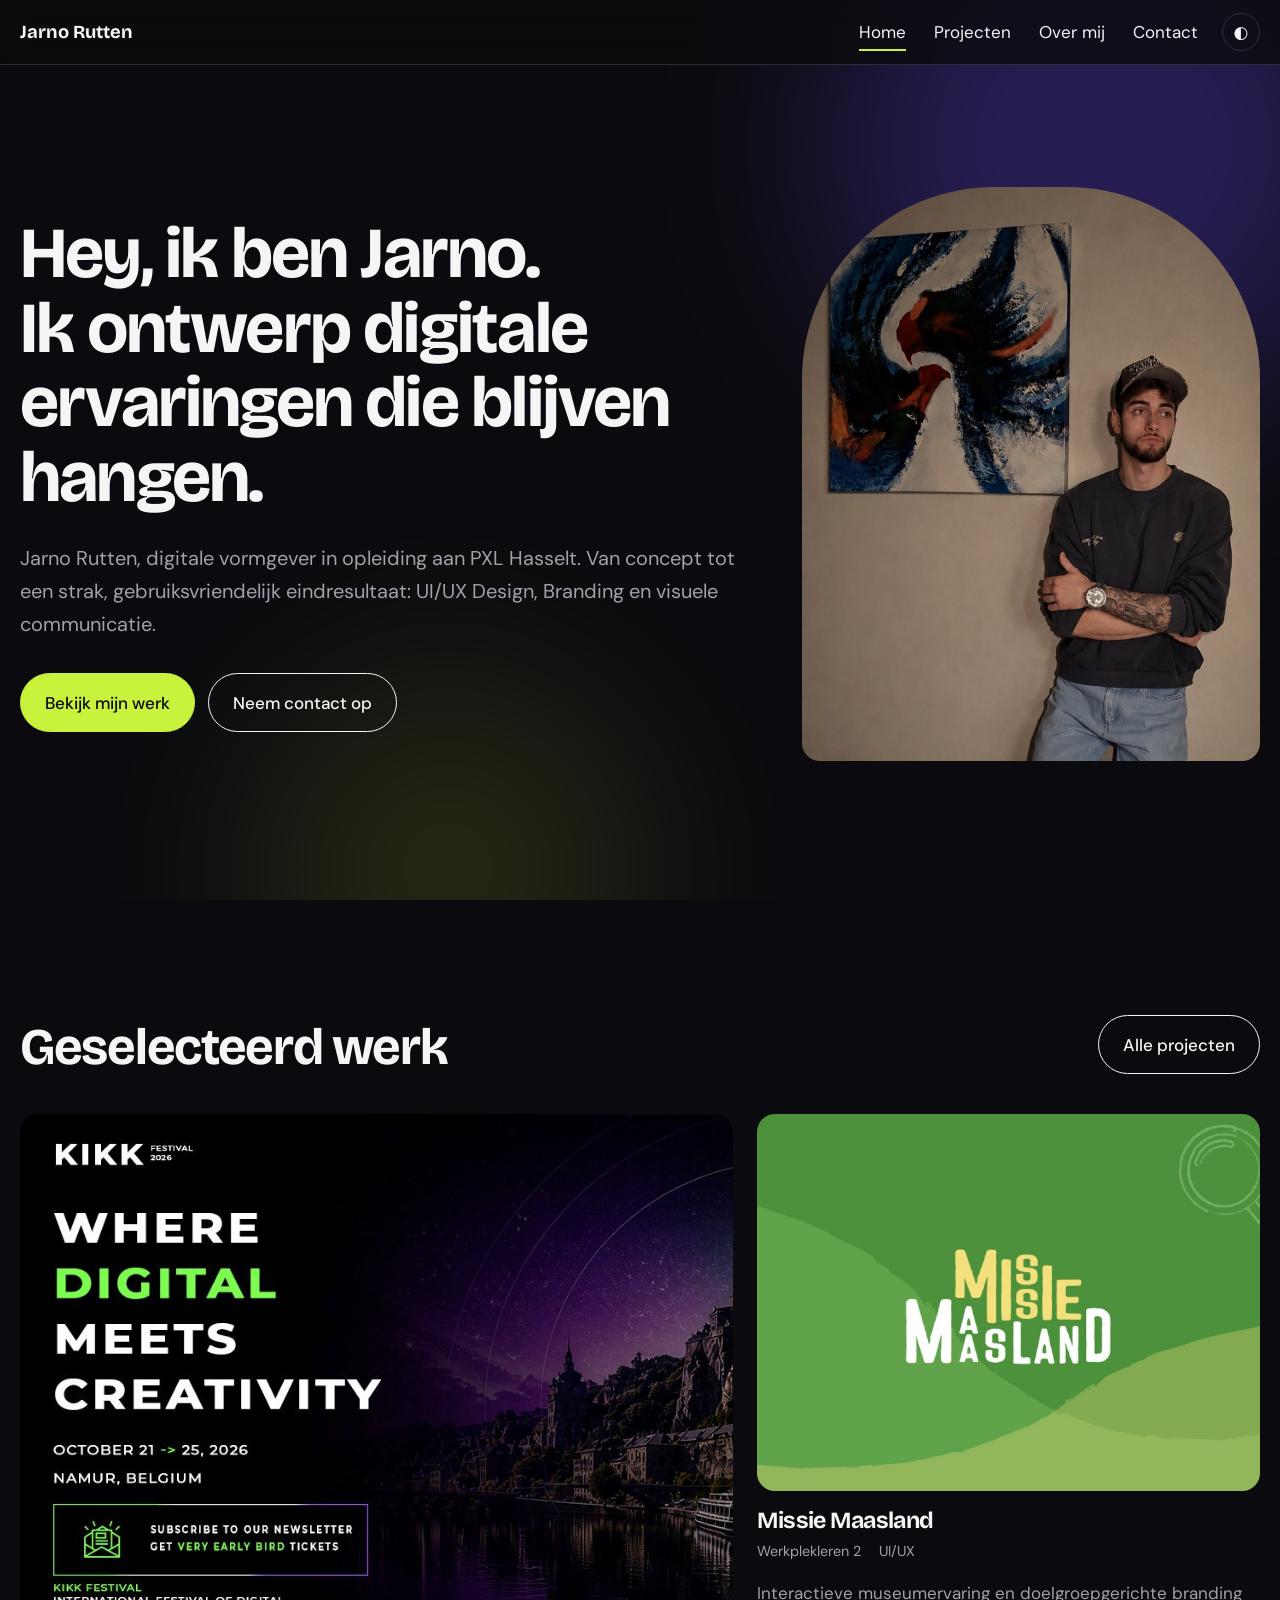
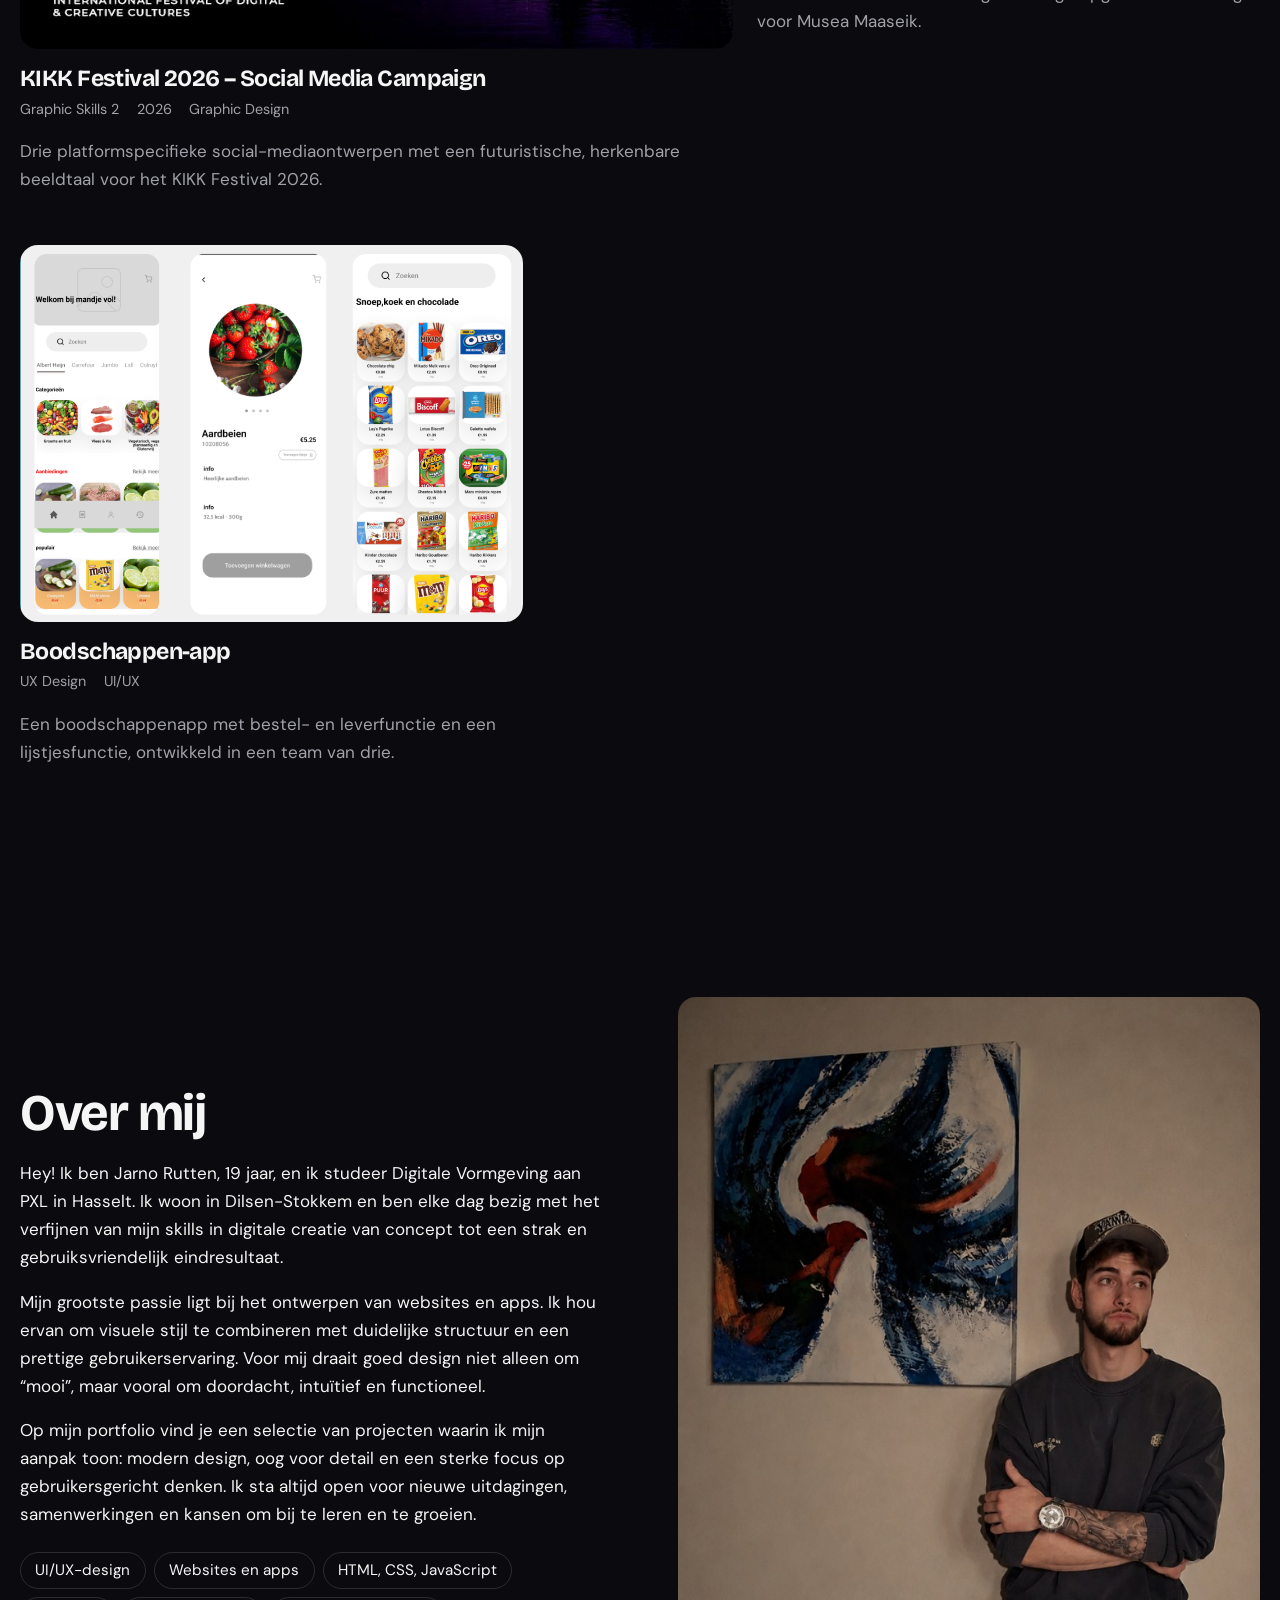
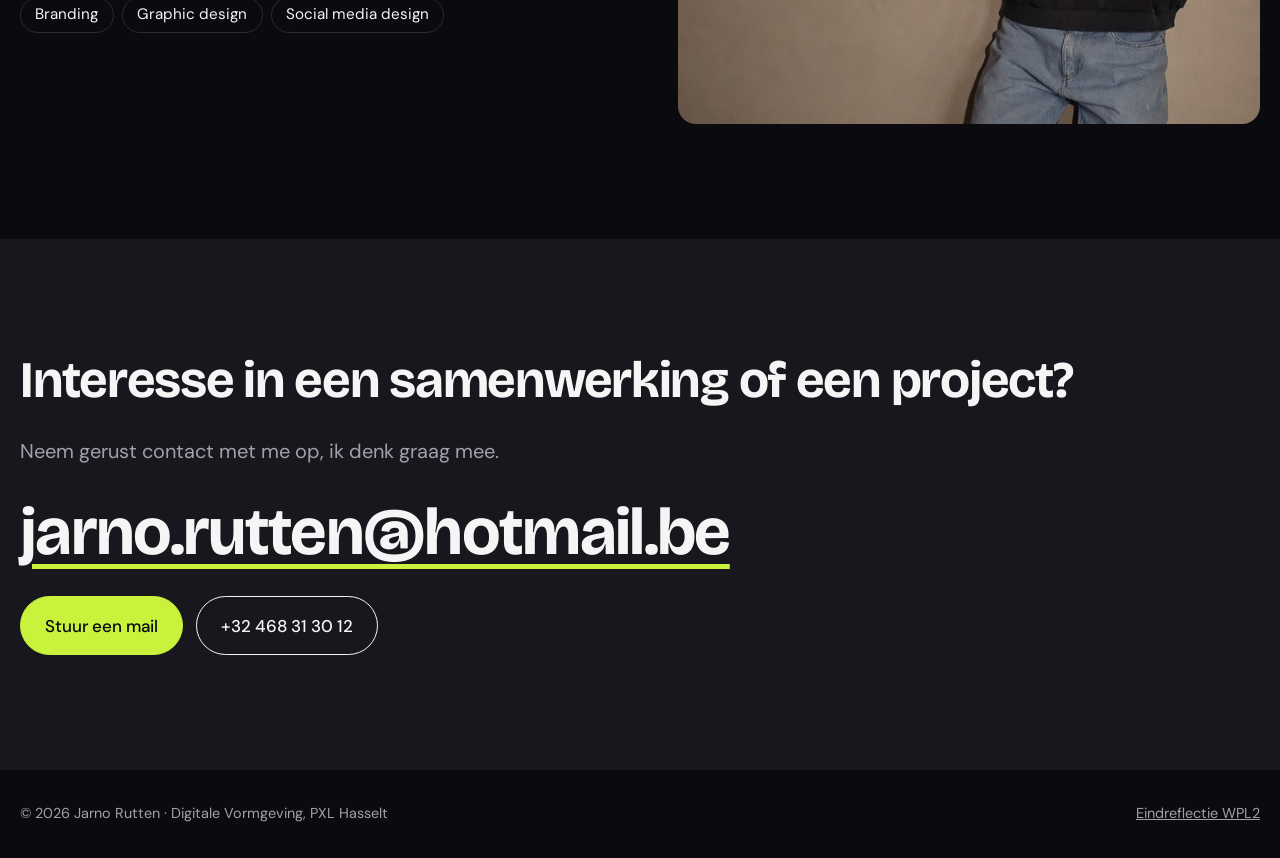
<file: index.html>
<!DOCTYPE html><html lang="nl"><head><title>Jarno Rutten | Digitale vormgever &amp; UI/UX-designer</title>
<meta name="description" content="Portfolio van Jarno Rutten, student Digitale Vormgeving aan PXL Hasselt: UI/UX, graphic design en webontwikkeling.">
<meta property="og:title" content="Jarno Rutten | Digitale vormgever"><meta property="og:description" content="Ik ontwerp digitale ervaringen die blijven hangen.">
<meta charset="utf-8"><meta name="viewport" content="width=device-width, initial-scale=1">
<meta property="og:type" content="website"><meta property="og:locale" content="nl_BE"><meta property="og:image" content="https://jarnoruttenpxl.github.io/Werkplekleren2/Images/kikk/linkedin-post.png">
<link rel="icon" href="data:image/svg+xml,%3Csvg xmlns=%27http://www.w3.org/2000/svg%27 viewBox=%270 0 100 100%27%3E%3Ctext y=%27.9em%27 font-size=%2790%27%3E%E2%9C%A6%3C/text%3E%3C/svg%3E">
<link rel="preconnect" href="https://fonts.googleapis.com"><link rel="preconnect" href="https://fonts.gstatic.com" crossorigin>
<link rel="stylesheet" href="https://fonts.googleapis.com/css2?family=Bricolage+Grotesque:opsz,wght@12..96,700&family=DM+Sans:wght@400;500&display=swap">
<link rel="stylesheet" href="css/site.css"><script>document.documentElement.classList.add("js")</script></head><body><a class="skip" href="#main">Naar de inhoud</a><header class="site" id="site-header"></header>
<main id="main">
<section class="hero"><div class="blob b1"></div><div class="blob b2"></div><div class="wrap"><div>
<h1><span>Hey, ik ben Jarno.</span><span>Ik ontwerp digitale ervaringen die blijven hangen.</span></h1>
<p class="lead">Jarno Rutten, digitale vormgever in opleiding aan PXL Hasselt. Van concept tot een strak, gebruiksvriendelijk eindresultaat: UI/UX Design, Branding en visuele communicatie.</p>
<div class="cta"><a class="btn primary" href="projecten.html">Bekijk mijn werk</a><a class="btn" href="#contact">Neem contact op</a></div></div>
<img class="portrait" src="Images/ProfielFoto.jpg" alt="Portret van Jarno Rutten" width="900" height="1600"></div></section>
<section class="sec wrap" id="werk"><div class="head"><h2>Geselecteerd werk</h2><a class="btn" href="projecten.html">Alle projecten</a></div><div class="grid" id="featured"></div></section>
<section class="sec wrap two" id="over-mij"><div><h2>Over mij</h2><p style="margin-top:1.2rem">Hey! Ik ben Jarno Rutten, 19 jaar, en ik studeer Digitale Vormgeving aan PXL in Hasselt. Ik woon in Dilsen-Stokkem en ben elke dag bezig met het verfijnen van mijn skills in digitale creatie van concept tot een strak en gebruiksvriendelijk eindresultaat.</p>
<p>Mijn grootste passie ligt bij het ontwerpen van websites en apps. Ik hou ervan om visuele stijl te combineren met duidelijke structuur en een prettige gebruikerservaring. Voor mij draait goed design niet alleen om “mooi”, maar vooral om doordacht, intuïtief en functioneel.</p>
<p>Op mijn portfolio vind je een selectie van projecten waarin ik mijn aanpak toon: modern design, oog voor detail en een sterke focus op gebruikersgericht denken. Ik sta altijd open voor nieuwe uitdagingen, samenwerkingen en kansen om bij te leren en te groeien.</p>
<ul class="skills" aria-label="Waar ik mee werk"><li>UI/UX-design</li><li>Websites en apps</li><li>HTML, CSS, JavaScript</li><li>Branding</li><li>Graphic design</li><li>Social media design</li></ul></div>
<img class="pf" src="Images/profile.jpg" alt="Portretfoto van Jarno Rutten" width="900" height="1600" loading="lazy" style="object-position:50% 20%"></section>
<section class="sec contact" id="contact"><div class="wrap"><h2>Interesse in een samenwerking of een project?</h2><p class="lead" style="margin-bottom:0">Neem gerust contact met me op, ik denk graag mee.</p>
<a class="mail" href="mailto:jarno.rutten@hotmail.be">jarno.rutten@hotmail.be</a>
<div class="cta"><a class="btn primary" href="mailto:jarno.rutten@hotmail.be">Stuur een mail</a><a class="btn" href="tel:+32468313012">+32 468 31 30 12</a></div></div></section>
</main><footer id="site-footer"></footer><script src="js/projects.js"></script><script src="js/app.js"></script></body></html>
</file>
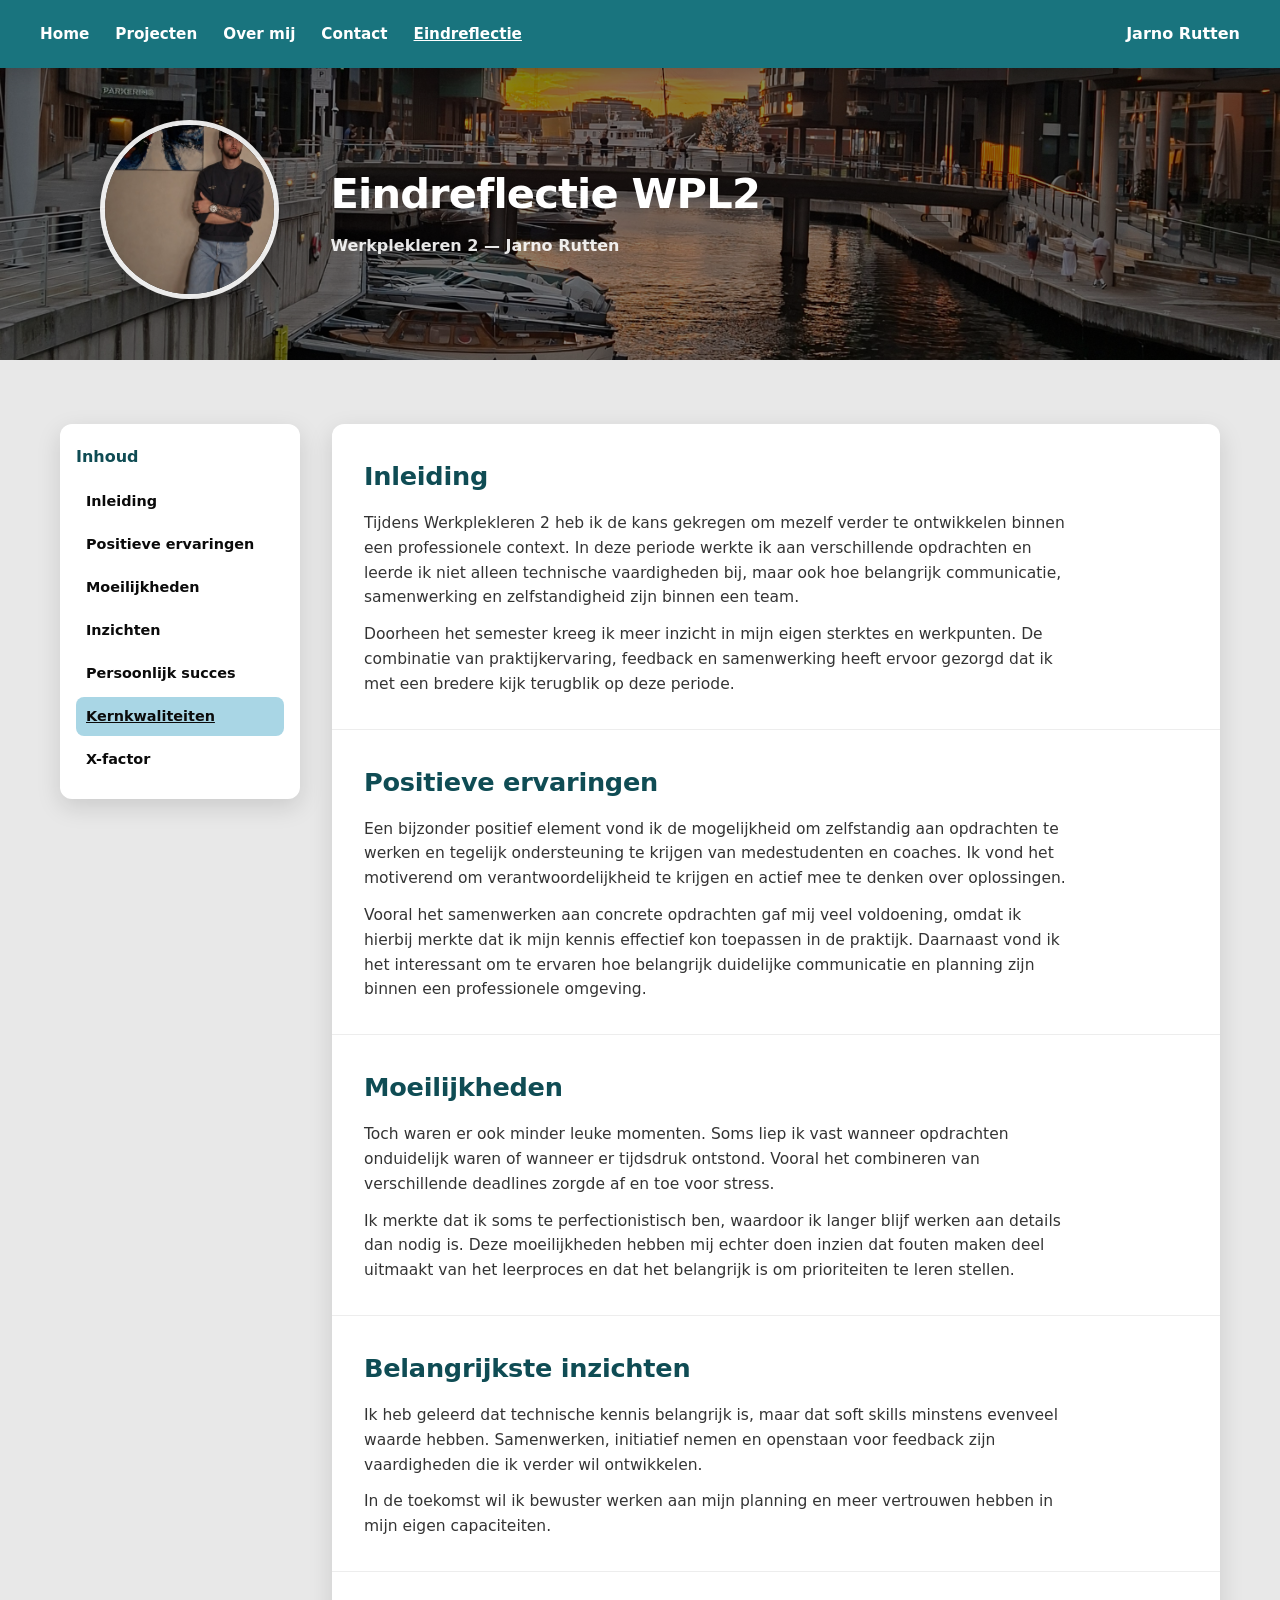
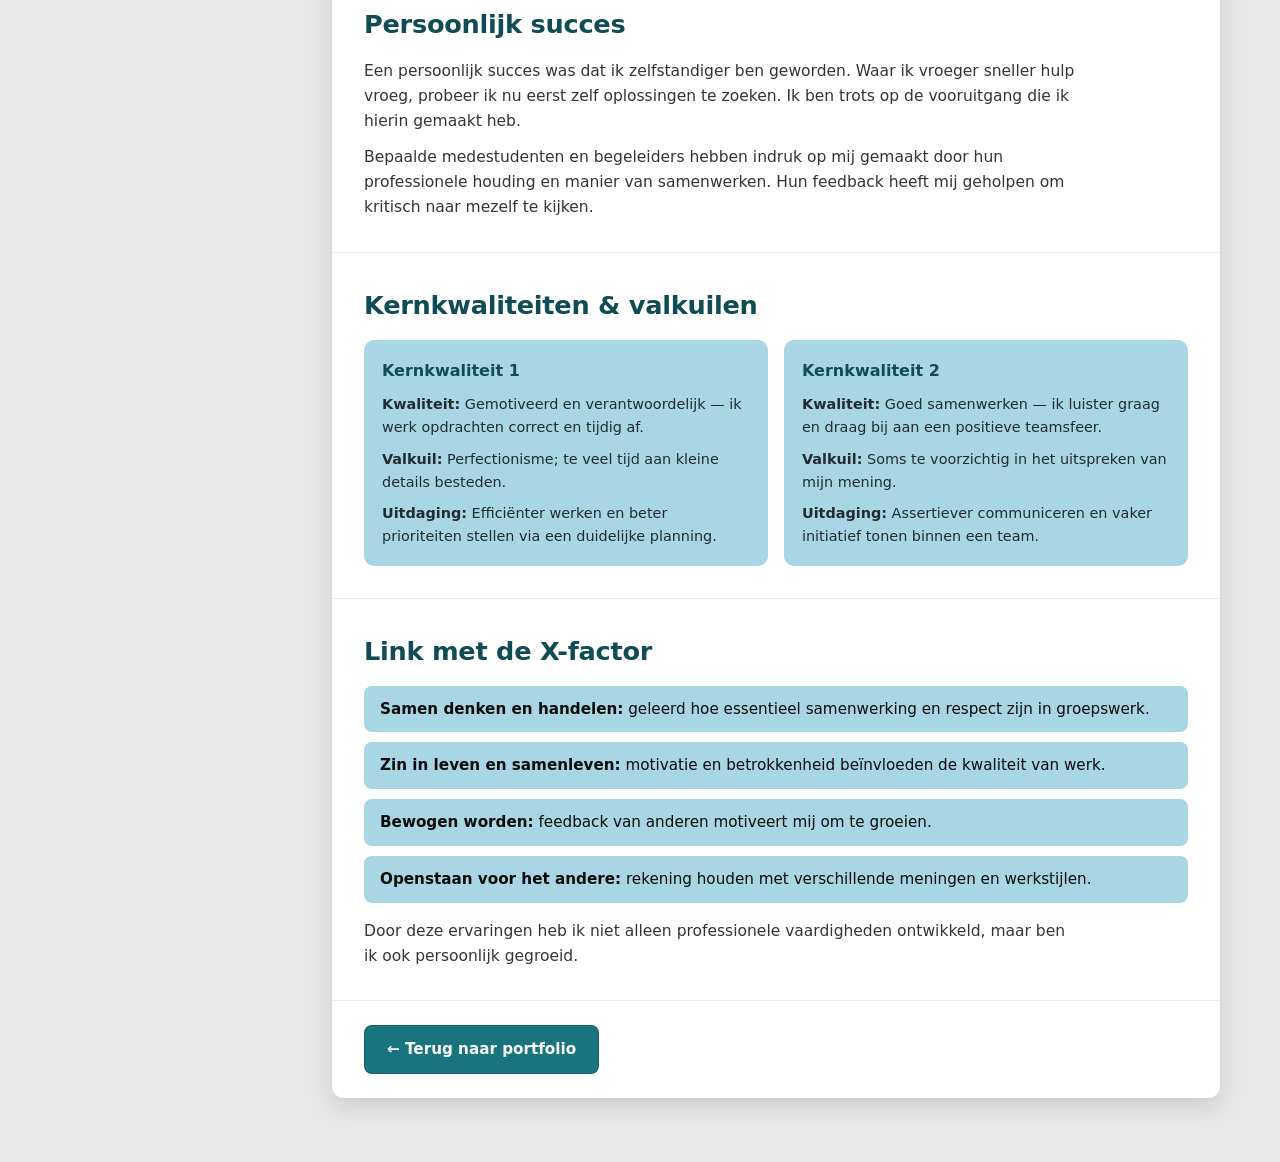
<file: eindreflectie.html>
<!DOCTYPE html>
<html lang="nl">
<head>
    <meta charset="UTF-8" />
    <meta name="viewport" content="width=device-width, initial-scale=1.0" />
    <title>Eindreflectie WPL2 — Jarno Rutten</title>
    <link rel="stylesheet" href="eindreflectie.css" />
    <script src="eindreflectie.js" defer></script>
</head>
<body>

<header class="navbar">
    <button class="nav-toggle" type="button" aria-label="Menu"
            aria-controls="primary-navigation" aria-expanded="false">☰</button>

    <nav class="nav-left" id="primary-navigation" aria-label="Hoofdmenu">
        <a href="index.html#home">Home</a>
        <a href="projecten.html">Projecten</a>
        <a href="index.html#about">Over mij</a>
        <a href="index.html#contact">Contact</a>
        <a href="#" class="is-active" aria-current="page">Eindreflectie</a>
    </nav>

    <a class="nav-brand" href="index.html">Jarno Rutten</a>
</header>

<main>

    <!-- HERO -->
    <section class="hero">
        <div class="hero__overlay"></div>
        <div class="hero__content">
            <div class="hero__profile">
                <img src="Images/ProfielFoto.jpg" alt="Profielfoto Jarno Rutten" />
            </div>
            <div class="hero__text">
                <h1>Eindreflectie WPL2</h1>
                <p>Werkplekleren 2 — Jarno Rutten</p>
            </div>
        </div>
    </section>

    <!-- INHOUD -->
    <section class="pagina">
        <div class="container">
            <div class="layout">

                <!-- Zijbalk -->
                <aside class="sidebar">
                    <h2 class="sidebar__title">Inhoud</h2>
                    <nav id="toc" aria-label="Inhoudsopgave">
                        <a href="#inleiding">Inleiding</a>
                        <a href="#positief">Positieve ervaringen</a>
                        <a href="#moeilijk">Moeilijkheden</a>
                        <a href="#inzichten">Inzichten</a>
                        <a href="#succes">Persoonlijk succes</a>
                        <a href="#kernkwaliteiten">Kernkwaliteiten</a>
                        <a href="#xfactor">X-factor</a>
                    </nav>
                </aside>

                <!-- Artikel -->
                <article class="artikel">

                    <div class="blok" id="inleiding">
                        <h2>Inleiding</h2>
                        <p>Tijdens Werkplekleren 2 heb ik de kans gekregen om mezelf verder te ontwikkelen binnen een professionele context. In deze periode werkte ik aan verschillende opdrachten en leerde ik niet alleen technische vaardigheden bij, maar ook hoe belangrijk communicatie, samenwerking en zelfstandigheid zijn binnen een team.</p>
                        <p>Doorheen het semester kreeg ik meer inzicht in mijn eigen sterktes en werkpunten. De combinatie van praktijkervaring, feedback en samenwerking heeft ervoor gezorgd dat ik met een bredere kijk terugblik op deze periode.</p>
                    </div>

                    <div class="blok" id="positief">
                        <h2>Positieve ervaringen</h2>
                        <p>Een bijzonder positief element vond ik de mogelijkheid om zelfstandig aan opdrachten te werken en tegelijk ondersteuning te krijgen van medestudenten en coaches. Ik vond het motiverend om verantwoordelijkheid te krijgen en actief mee te denken over oplossingen.</p>
                        <p>Vooral het samenwerken aan concrete opdrachten gaf mij veel voldoening, omdat ik hierbij merkte dat ik mijn kennis effectief kon toepassen in de praktijk. Daarnaast vond ik het interessant om te ervaren hoe belangrijk duidelijke communicatie en planning zijn binnen een professionele omgeving.</p>
                    </div>

                    <div class="blok" id="moeilijk">
                        <h2>Moeilijkheden</h2>
                        <p>Toch waren er ook minder leuke momenten. Soms liep ik vast wanneer opdrachten onduidelijk waren of wanneer er tijdsdruk ontstond. Vooral het combineren van verschillende deadlines zorgde af en toe voor stress.</p>
                        <p>Ik merkte dat ik soms te perfectionistisch ben, waardoor ik langer blijf werken aan details dan nodig is. Deze moeilijkheden hebben mij echter doen inzien dat fouten maken deel uitmaakt van het leerproces en dat het belangrijk is om prioriteiten te leren stellen.</p>
                    </div>

                    <div class="blok" id="inzichten">
                        <h2>Belangrijkste inzichten</h2>
                        <p>Ik heb geleerd dat technische kennis belangrijk is, maar dat soft skills minstens evenveel waarde hebben. Samenwerken, initiatief nemen en openstaan voor feedback zijn vaardigheden die ik verder wil ontwikkelen.</p>
                        <p>In de toekomst wil ik bewuster werken aan mijn planning en meer vertrouwen hebben in mijn eigen capaciteiten.</p>
                    </div>

                    <div class="blok" id="succes">
                        <h2>Persoonlijk succes</h2>
                        <p>Een persoonlijk succes was dat ik zelfstandiger ben geworden. Waar ik vroeger sneller hulp vroeg, probeer ik nu eerst zelf oplossingen te zoeken. Ik ben trots op de vooruitgang die ik hierin gemaakt heb.</p>
                        <p>Bepaalde medestudenten en begeleiders hebben indruk op mij gemaakt door hun professionele houding en manier van samenwerken. Hun feedback heeft mij geholpen om kritisch naar mezelf te kijken.</p>
                    </div>

                    <div class="blok" id="kernkwaliteiten">
                        <h2>Kernkwaliteiten &amp; valkuilen</h2>
                        <div class="kwaliteit-grid">
                            <div class="kwaliteit-card">
                                <h3>Kernkwaliteit 1</h3>
                                <p><strong>Kwaliteit:</strong> Gemotiveerd en verantwoordelijk — ik werk opdrachten correct en tijdig af.</p>
                                <p><strong>Valkuil:</strong> Perfectionisme; te veel tijd aan kleine details besteden.</p>
                                <p><strong>Uitdaging:</strong> Efficiënter werken en beter prioriteiten stellen via een duidelijke planning.</p>
                            </div>
                            <div class="kwaliteit-card">
                                <h3>Kernkwaliteit 2</h3>
                                <p><strong>Kwaliteit:</strong> Goed samenwerken — ik luister graag en draag bij aan een positieve teamsfeer.</p>
                                <p><strong>Valkuil:</strong> Soms te voorzichtig in het uitspreken van mijn mening.</p>
                                <p><strong>Uitdaging:</strong> Assertiever communiceren en vaker initiatief tonen binnen een team.</p>
                            </div>
                        </div>
                    </div>

                    <div class="blok" id="xfactor">
                        <h2>Link met de X-factor</h2>
                        <ul class="xfactor-lijst">
                            <li><strong>Samen denken en handelen:</strong> geleerd hoe essentieel samenwerking en respect zijn in groepswerk.</li>
                            <li><strong>Zin in leven en samenleven:</strong> motivatie en betrokkenheid beïnvloeden de kwaliteit van werk.</li>
                            <li><strong>Bewogen worden:</strong> feedback van anderen motiveert mij om te groeien.</li>
                            <li><strong>Openstaan voor het andere:</strong> rekening houden met verschillende meningen en werkstijlen.</li>
                        </ul>
                        <p>Door deze ervaringen heb ik niet alleen professionele vaardigheden ontwikkeld, maar ben ik ook persoonlijk gegroeid.</p>
                    </div>

                    <div class="acties">
                        <a class="btn" href="index.html#portfolio">← Terug naar portfolio</a>
                    </div>

                </article>
            </div>
        </div>
    </section>

</main>
</body>
</html>
</file>
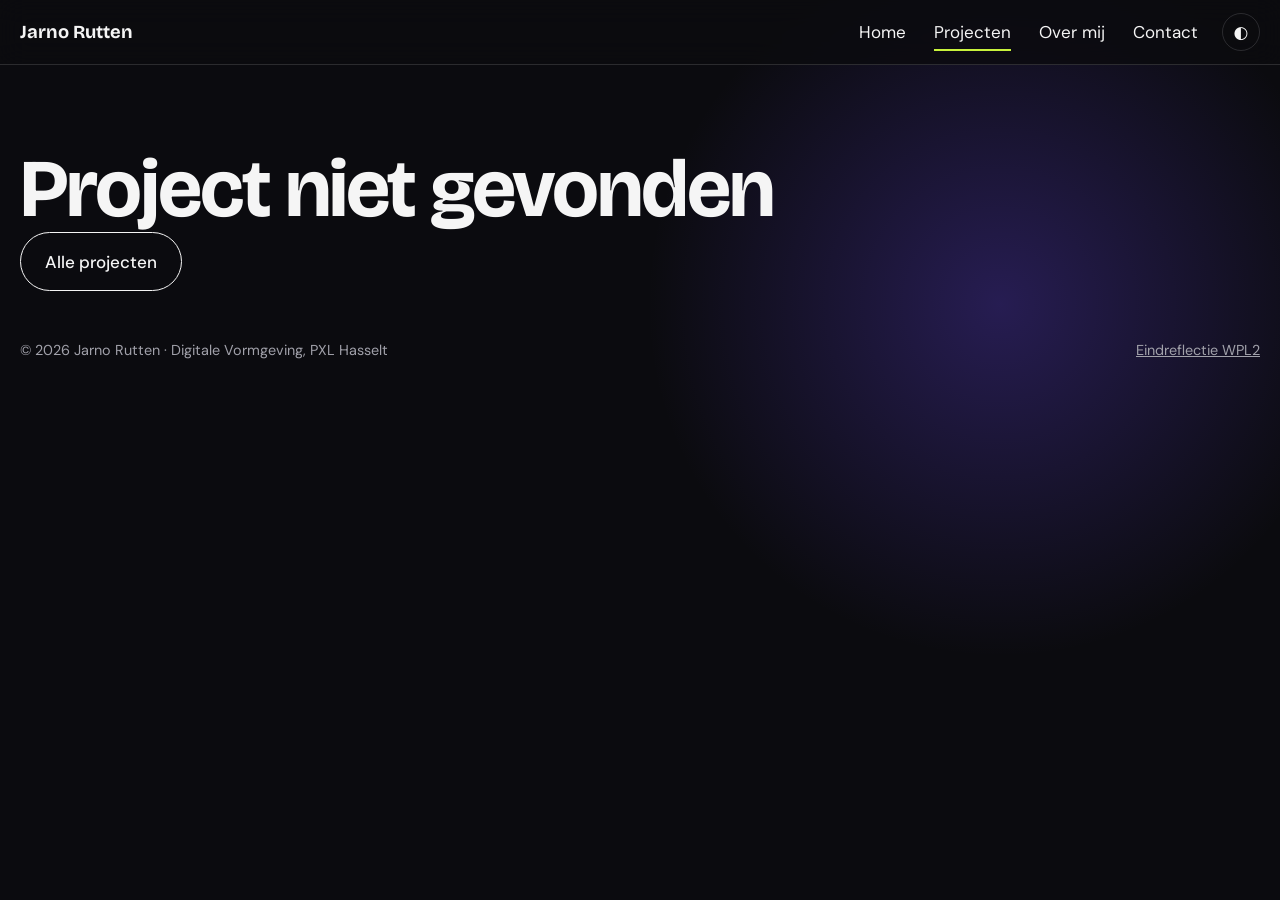
<file: project.html>
<!DOCTYPE html><html lang="nl"><head><title>Project | Jarno Rutten</title>
<meta name="description" content="Projectdetails van Jarno Rutten.">
<meta property="og:title" content="Project | Jarno Rutten"><meta property="og:description" content="Case study uit het portfolio van Jarno Rutten.">
<meta charset="utf-8"><meta name="viewport" content="width=device-width, initial-scale=1">
<meta property="og:type" content="website"><meta property="og:locale" content="nl_BE"><meta property="og:image" content="https://jarnoruttenpxl.github.io/Werkplekleren2/Images/kikk/linkedin-post.png">
<link rel="icon" href="data:image/svg+xml,%3Csvg xmlns=%27http://www.w3.org/2000/svg%27 viewBox=%270 0 100 100%27%3E%3Ctext y=%27.9em%27 font-size=%2790%27%3E%E2%9C%A6%3C/text%3E%3C/svg%3E">
<link rel="preconnect" href="https://fonts.googleapis.com"><link rel="preconnect" href="https://fonts.gstatic.com" crossorigin>
<link rel="stylesheet" href="https://fonts.googleapis.com/css2?family=Bricolage+Grotesque:opsz,wght@12..96,700&family=DM+Sans:wght@400;500&display=swap">
<link rel="stylesheet" href="css/site.css"><script>document.documentElement.classList.add("js")</script></head><body><a class="skip" href="#main">Naar de inhoud</a><header class="site" id="site-header"></header>
<main id="main"><div id="project"></div></main><footer id="site-footer"></footer><script src="js/projects.js"></script><script src="js/app.js"></script></body></html>
</file>
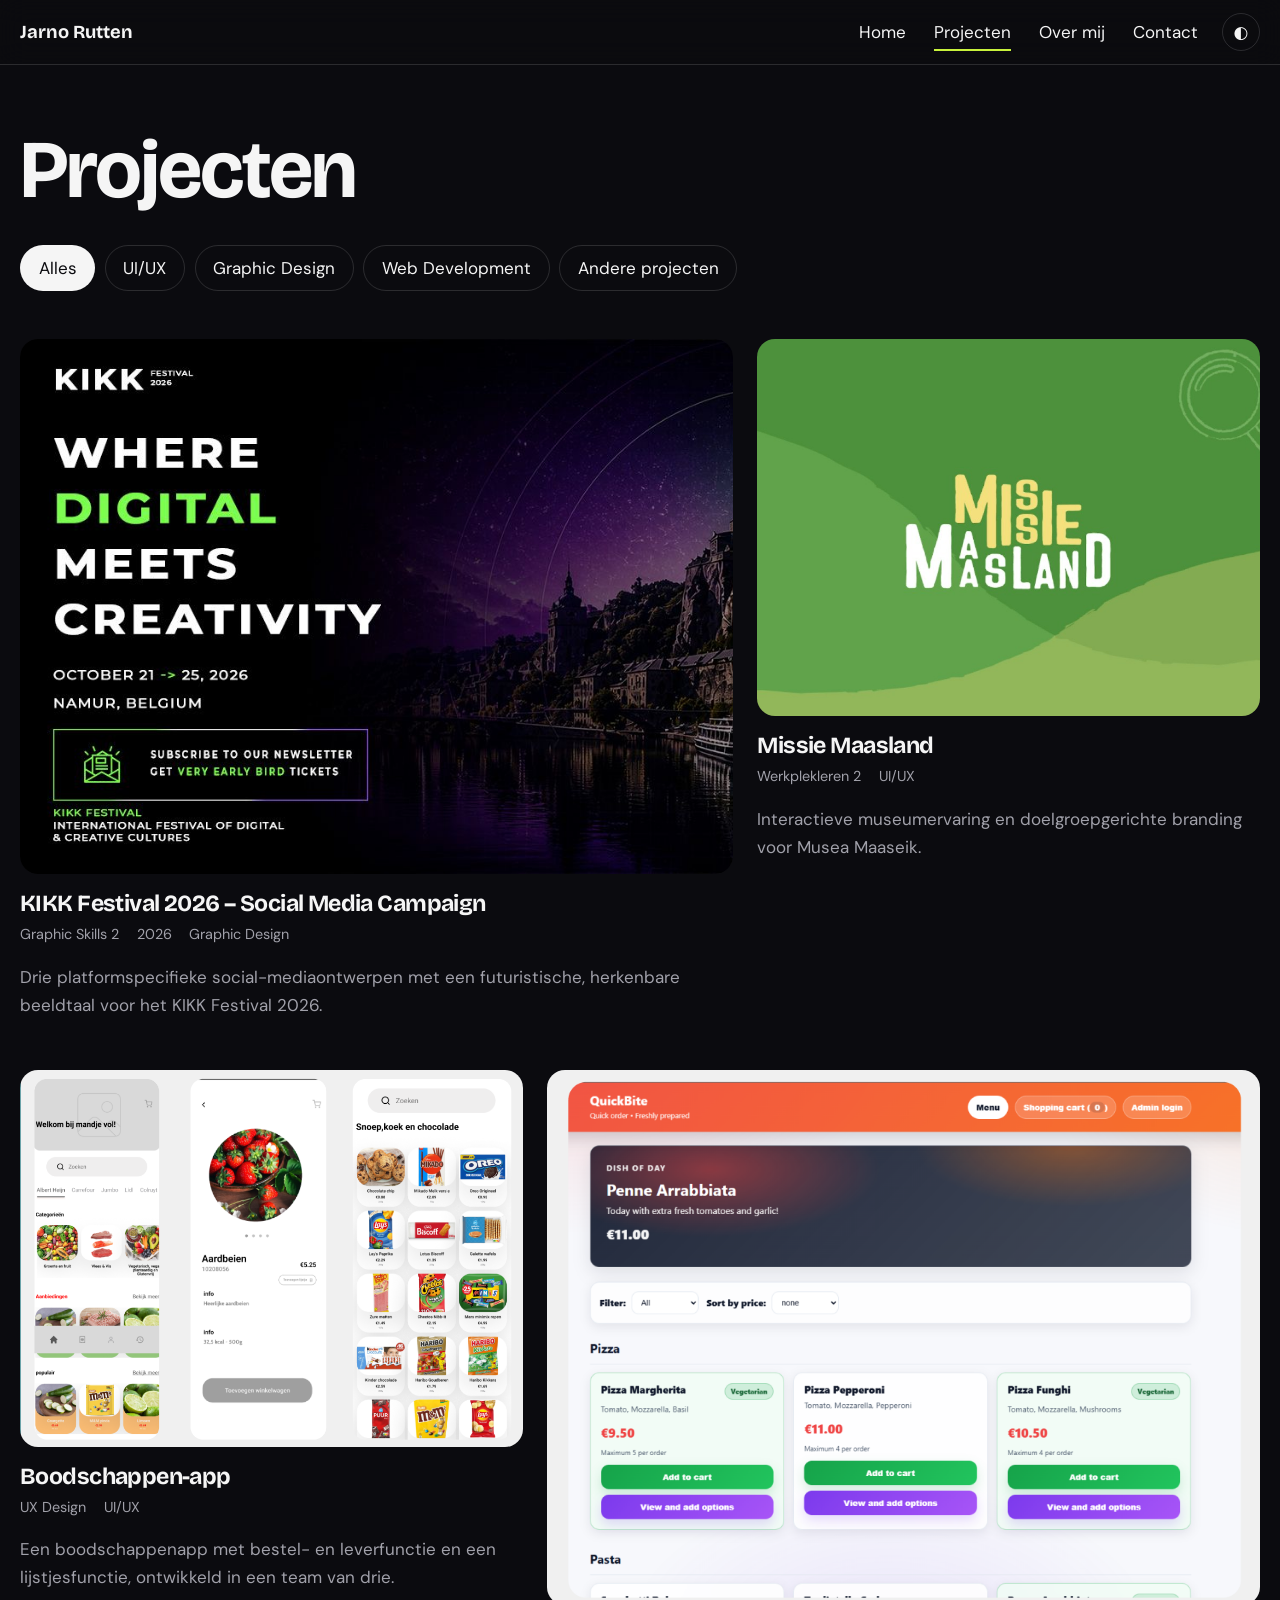
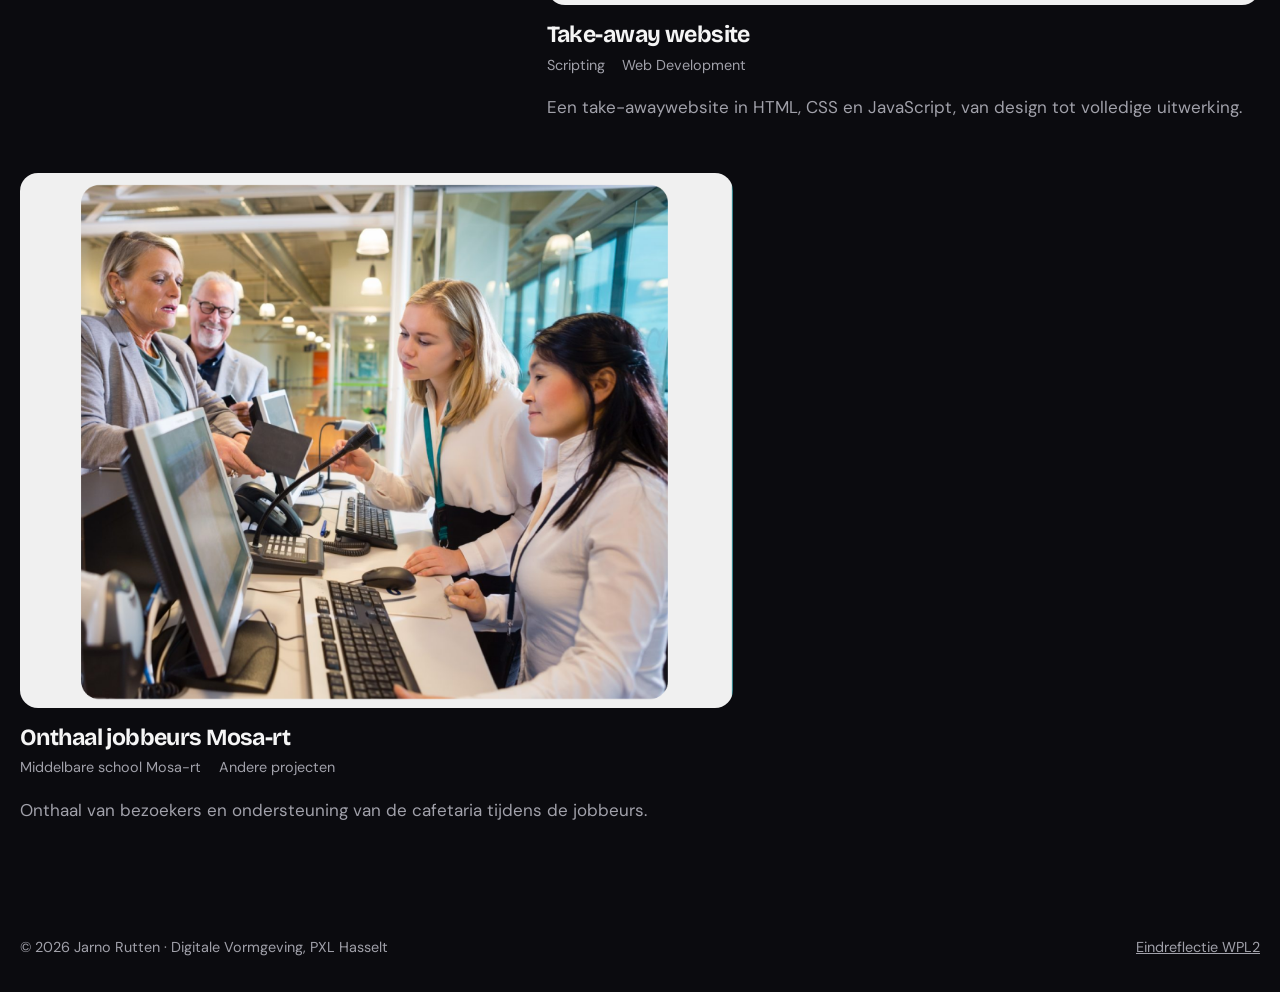
<file: projecten.html>
<!DOCTYPE html><html lang="nl"><head><title>Projecten | Jarno Rutten</title>
<meta name="description" content="Alle projecten van Jarno Rutten: UI/UX, graphic design, webontwikkeling en meer.">
<meta property="og:title" content="Projecten | Jarno Rutten"><meta property="og:description" content="UI/UX, graphic design en webontwikkeling.">
<meta charset="utf-8"><meta name="viewport" content="width=device-width, initial-scale=1">
<meta property="og:type" content="website"><meta property="og:locale" content="nl_BE"><meta property="og:image" content="https://jarnoruttenpxl.github.io/Werkplekleren2/Images/kikk/linkedin-post.png">
<link rel="icon" href="data:image/svg+xml,%3Csvg xmlns=%27http://www.w3.org/2000/svg%27 viewBox=%270 0 100 100%27%3E%3Ctext y=%27.9em%27 font-size=%2790%27%3E%E2%9C%A6%3C/text%3E%3C/svg%3E">
<link rel="preconnect" href="https://fonts.googleapis.com"><link rel="preconnect" href="https://fonts.gstatic.com" crossorigin>
<link rel="stylesheet" href="https://fonts.googleapis.com/css2?family=Bricolage+Grotesque:opsz,wght@12..96,700&family=DM+Sans:wght@400;500&display=swap">
<link rel="stylesheet" href="css/site.css"><script>document.documentElement.classList.add("js")</script></head><body><a class="skip" href="#main">Naar de inhoud</a><header class="site" id="site-header"></header>
<main id="main" class="wrap" style="padding:8rem 0 5rem"><h1>Projecten</h1><div class="filters" id="filters" role="group" aria-label="Filter op categorie"></div><div class="grid" id="all"></div></main><footer id="site-footer"></footer><script src="js/projects.js"></script><script src="js/app.js"></script></body></html>
</file>
<file: css/site.css>
:root{--bg:#0B0B0F;--surface:#17171D;--text:#F5F5F5;--muted:#A1A1AA;--accent:#C8F23C;--on-accent:#0B0B0F;--a2:#6d4aff;--line:#ffffff22;--r:18px;--wrap:min(1240px,100% - 2.5rem);--fd:"Bricolage Grotesque",system-ui,sans-serif;--fb:"DM Sans",system-ui,sans-serif}
:root[data-theme=light]{--bg:#F6F5F1;--surface:#E9E7E0;--text:#14141A;--muted:#55555E;--line:#14141a26}
:root[data-theme=light]:not([style*="--a2"]){--accent:#5B3FE0;--on-accent:#fff}
*{box-sizing:border-box;margin:0}
html{scroll-behavior:smooth;scroll-padding-top:5rem}
body{background:var(--bg);color:var(--text);font:400 1.0625rem/1.65 var(--fb);-webkit-font-smoothing:antialiased;animation:fade .5s}
body.leaving{opacity:0;transition:opacity .2s}
@keyframes fade{from{opacity:0}}
img{display:block;max-width:100%;height:auto}
a{color:inherit}
:focus-visible{outline:2px solid var(--accent);outline-offset:3px}
.skip{position:absolute;left:-99rem}.skip:focus{left:1rem;top:1rem;z-index:30;background:var(--accent);color:var(--on-accent);padding:.5rem 1rem}
.wrap{width:var(--wrap);margin-inline:auto}
h1,h2,h3{font-family:var(--fd);line-height:1.04;letter-spacing:-.025em;font-weight:700}
h1{font-size:clamp(2.4rem,6.4vw,5.6rem)}h2{font-size:clamp(1.9rem,4vw,3.2rem)}h3{font-size:1.45rem;line-height:1.2}
p{max-width:62ch}p+p{margin-top:1rem}.muted{color:var(--muted)}
.site{position:fixed;inset:0 0 auto;z-index:20;background:color-mix(in srgb,var(--bg) 82%,transparent);backdrop-filter:blur(14px);border-bottom:1px solid var(--line)}
.bar{display:flex;align-items:center;gap:1.5rem;height:4rem}
.brand{font:700 1.15rem var(--fd);text-decoration:none;margin-right:auto}
.main{display:flex;gap:1.75rem}
.main a{text-decoration:none;position:relative;padding:.3rem 0}
.main a::after{content:"";position:absolute;left:0;bottom:0;height:2px;width:100%;background:var(--accent);transform:scaleX(0);transform-origin:left;transition:transform .3s}
.main a:hover::after,.main a[aria-current]::after{transform:scaleX(1)}
.icon-btn{background:none;border:1px solid var(--line);color:inherit;border-radius:99px;height:2.4rem;min-width:2.4rem;cursor:pointer;font:inherit}
.menu-btn{display:none}
.btn{display:inline-flex;align-items:center;padding:.9rem 1.5rem;border-radius:99px;border:1px solid var(--text);text-decoration:none;font-weight:500;transition:background .25s,color .25s,transform .25s}
.btn.primary{background:var(--accent);border-color:var(--accent);color:var(--on-accent)}
.btn:hover{transform:translateY(-2px)}.btn:not(.primary):hover{background:var(--text);color:var(--bg)}
.hero{position:relative;overflow:hidden;min-height:100svh;display:grid;align-items:center;padding:7rem 0 4rem}
.hero .wrap{display:grid;grid-template-columns:1.6fr 1fr;gap:3rem;align-items:center;position:relative}
.hero h1{font-size:clamp(2.5rem,5.6vw,5rem)}.hero h1 span{display:block}
.lead{margin:1.75rem 0 2rem;font-size:1.25rem;color:var(--muted)}
.cta{display:flex;gap:.8rem;flex-wrap:wrap}
.blob{position:absolute;border-radius:50%;filter:blur(90px);opacity:.28;pointer-events:none;animation:drift 18s ease-in-out infinite alternate}
.b1{width:34rem;height:34rem;background:var(--a2);top:-8rem;right:-6rem}
.b2{width:24rem;height:24rem;background:var(--accent);bottom:-10rem;left:20%;opacity:.12;animation-delay:-6s}
@keyframes drift{to{transform:translate(-4rem,3rem) scale(1.15)}}
.portrait{aspect-ratio:4/5;object-fit:cover;object-position:50% 20%;width:100%;border-radius:12rem 12rem var(--r) var(--r)}
.sec{padding:clamp(4rem,9vw,8rem) 0}
.head{display:flex;justify-content:space-between;align-items:end;gap:1rem;margin-bottom:2.5rem;flex-wrap:wrap}
.grid{display:grid;grid-template-columns:repeat(12,1fr);gap:clamp(2rem,4vw,3.5rem) 1.5rem}
.card{display:block;text-decoration:none;grid-column:span 5}
.card:nth-child(4n+1),.card:nth-child(4n){grid-column:span 7}
.card-img{overflow:hidden;border-radius:var(--r);background:var(--surface);aspect-ratio:4/3}
.card-img img{width:100%;height:100%;object-fit:cover;transition:transform .7s cubic-bezier(.2,.7,.2,1)}
.card:hover img{transform:scale(1.05)}
.card h3{margin:1rem 0 .3rem;transition:color .25s}.card:hover h3{color:var(--accent)}
.meta{display:flex;gap:.4rem 1.1rem;flex-wrap:wrap;color:var(--muted);font-size:.9rem;margin-bottom:.4rem}
.filters{display:flex;gap:.6rem;flex-wrap:wrap;margin:2rem 0 3rem}
.chip{border:1px solid var(--line);padding:.5rem 1.1rem;border-radius:99px;background:none;color:inherit;cursor:pointer;font:inherit;transition:background .25s,color .25s}
.chip:hover{border-color:var(--text)}.chip[aria-pressed=true]{background:var(--text);color:var(--bg)}
.two{display:grid;grid-template-columns:1fr 1fr;gap:clamp(2rem,6vw,6rem);align-items:center}
.two img.pf{aspect-ratio:4/5;object-fit:cover;width:100%;border-radius:var(--r)}
.skills{list-style:none;padding:0;display:flex;flex-wrap:wrap;gap:.5rem;margin-top:1.5rem}
.skills li{border:1px solid var(--line);border-radius:99px;padding:.3rem .9rem;font-size:.95rem}
.contact{background:var(--surface)}
.mail{display:inline-block;font:700 clamp(1.6rem,5.2vw,4.2rem) var(--fd);letter-spacing:-.025em;margin:1.5rem 0;text-decoration:underline;text-decoration-color:var(--accent);text-decoration-thickness:.08em;text-underline-offset:.15em;overflow-wrap:anywhere}
.foot{display:flex;justify-content:space-between;gap:1rem;flex-wrap:wrap;padding:2rem 0;color:var(--muted);font-size:.9rem}
/* projectpagina */
.ph{padding:8rem 0 1rem;position:relative}
.ph::before{content:"";position:absolute;inset:-5rem -10% auto auto;width:min(60vw,50rem);aspect-ratio:1;background:radial-gradient(circle,var(--a2) 0%,transparent 65%);opacity:.28;z-index:-1}
.ph h1{margin-top:1.2rem;max-width:16ch}
.facts{display:grid;grid-template-columns:repeat(auto-fit,minmax(11rem,1fr));gap:1.5rem 2rem;margin:2.5rem 0 2rem;padding:1.5rem 0;border-block:1px solid var(--line)}
.facts dt{color:var(--muted);font-size:.9rem}.facts dd{font-weight:500}
.block{padding-block:clamp(2.5rem,6vw,5rem);border-top:1px solid var(--line)}
.block h2{margin-bottom:1.2rem}
.block ul{padding-left:1.2rem;display:grid;gap:.6rem;max-width:62ch}.block li::marker{color:var(--accent)}
.intro{border-top:0}
.zoom{display:block;padding:0;border:0;background:none;cursor:zoom-in;border-radius:var(--r);overflow:hidden;width:100%}
.zoom img{width:100%;transition:transform .5s}.zoom:hover img{transform:scale(1.025)}
.hero-img{max-height:80vh}.hero-img img{max-height:80vh;object-fit:contain;margin-inline:auto;width:auto;max-width:100%}
.gallery{display:flex;gap:1rem;align-items:center}
.two.tall{grid-template-columns:minmax(0,22rem) 1fr}.two.mid{grid-template-columns:minmax(0,30rem) 1fr}
.two.wide{grid-template-columns:1fr}.two.wide .fig{order:2}
.two:nth-of-type(even).tall .fig,.two:nth-of-type(even).mid .fig{order:2}
.pn{display:grid;grid-template-columns:1fr 1fr;border-top:1px solid var(--line);margin-top:3rem}
.pn a{padding:3rem clamp(1rem,4vw,3rem);text-decoration:none;transition:background .3s}.pn a:hover{background:var(--surface)}.pn a:last-child{text-align:right}
.pn small{color:var(--muted);display:block}.pn strong{font:700 clamp(1.3rem,3vw,2.2rem)/1.1 var(--fd)}
dialog{border:0;background:transparent;max-width:100vw;max-height:100vh;width:100%;height:100%;padding:1rem;color:#fff;cursor:zoom-out}
dialog::backdrop{background:#000d}
dialog[open]{display:grid;place-items:center;animation:fade .25s}
dialog img{max-width:100%;max-height:90vh;width:auto;border-radius:8px}
dialog .x{position:fixed;top:1rem;right:1rem;color:#fff;background:#0008}
@media(max-width:860px){
.hero .wrap,.two,.two.tall,.two.mid{grid-template-columns:1fr}.portrait{max-width:300px}
.grid .card{grid-column:1/-1}.gallery{flex-direction:column}.gallery>div{flex:none!important;width:100%}
.gallery>div:nth-child(2){max-width:22rem}.two .fig{order:0!important}.two.tall .fig{max-width:22rem}.pn{grid-template-columns:1fr}.pn a:last-child{text-align:left}}
@media(max-width:760px){.menu-btn{display:block}
.main{position:absolute;top:4rem;left:0;right:0;flex-direction:column;gap:0;background:var(--bg);padding:.5rem 1.25rem 1rem;border-bottom:1px solid var(--line);clip-path:inset(0 0 100% 0);visibility:hidden;transition:clip-path .35s,visibility .35s}
.main.open{clip-path:inset(0);visibility:visible}.main a{padding:.9rem 0;font-size:1.25rem;width:max-content}}
@media(prefers-reduced-motion:no-preference){
.hero h1 span,.hero .lead,.hero .cta,.portrait{animation:rise .9s cubic-bezier(.2,.7,.2,1) both}
.hero h1 span:nth-child(2){animation-delay:.12s}.hero .lead{animation-delay:.3s}.hero .cta{animation-delay:.42s}.portrait{animation-delay:.2s}
@keyframes rise{from{opacity:0;transform:translateY(34px)}}
.js .reveal{opacity:0;transform:translateY(28px);transition:opacity .8s,transform .8s cubic-bezier(.2,.7,.2,1)}.js .reveal.in{opacity:1;transform:none}}
@media(prefers-reduced-motion:reduce){*{animation:none!important;transition:none!important;scroll-behavior:auto!important}}
</file>
<file: eindreflectie.css>
/* ── Reset ── */
*, *::before, *::after { box-sizing: border-box; margin: 0; padding: 0; }
html { scroll-behavior: smooth; }
@media (prefers-reduced-motion: reduce) { html { scroll-behavior: auto; } }

/* ── Tokens ── */
:root {
    --teal:      #19747E;
    --teal-dark: #0f4c54;
    --light:     #A9D6E5;
    --bg:        #E8E8E8;
    --card-bg:   #ffffff;
    --text:      #0b0b0b;
    --white:     #ffffff;
    --shadow:    0 8px 24px rgba(0,0,0,.13);
    --radius:    12px;
    --header-h:  68px;
}

/* ── Base ── */
body {
    font-family: system-ui, -apple-system, Segoe UI, Roboto, Arial, sans-serif;
    color: var(--text);
    background: var(--bg);
    line-height: 1.6;
}
img { display: block; max-width: 100%; }

/* ── Utility ── */
.container { width: min(1160px, 92%); margin-inline: auto; }

/* ── Navbar ── */
.navbar {
    position: fixed;
    inset: 0 0 auto 0;
    height: var(--header-h);
    background: var(--teal);
    display: flex;
    align-items: center;
    justify-content: space-between;
    padding: 0 clamp(16px, 4vw, 40px);
    z-index: 100;
    gap: 16px;
    box-shadow: 0 4px 20px rgba(0,0,0,.2);
}
.nav-left { display: flex; align-items: center; gap: clamp(14px, 2.5vw, 26px); }
.nav-left a { color: var(--white); text-decoration: none; font-weight: 600; font-size: .95rem; }
.nav-left a:hover,
.nav-left a.is-active { text-decoration: underline; }
.nav-brand { color: var(--white); font-weight: 900; text-decoration: none; white-space: nowrap; }

.nav-toggle {
    display: none;
    background: transparent;
    border: 1px solid rgba(255,255,255,.35);
    color: var(--white);
    padding: 7px 10px;
    border-radius: 8px;
    cursor: pointer;
    font-size: 1.1rem;
}
.nav-toggle:focus-visible { outline: 2px solid var(--white); outline-offset: 2px; }

@media (max-width: 720px) {
    .nav-toggle { display: inline-flex; align-items: center; }
    .nav-left {
        position: absolute;
        top: var(--header-h); left: 0; right: 0;
        background: var(--teal-dark);
        flex-direction: column;
        align-items: flex-start;
        padding: 12px 18px 16px;
        gap: 10px;
        display: none;
        border-top: 1px solid rgba(255,255,255,.15);
    }
    .nav-left.is-open { display: flex; }
}

/* ── Hero ── */
.hero {
    position: relative;
    min-height: 360px;
    padding-top: var(--header-h);
    background: url("Images/BackgroundHomepage.jpg") center/cover no-repeat;
}
.hero__overlay {
    position: absolute; inset: 0;
    background: rgba(0,0,0,.45);
}
.hero__content {
    position: relative; z-index: 1;
    max-width: 1160px;
    margin: 0 auto;
    padding: clamp(28px, 5vw, 52px) clamp(16px, 4vw, 40px);
    display: flex;
    align-items: center;
    gap: clamp(20px, 4vw, 56px);
}
.hero__profile img {
    width: clamp(110px, 14vw, 180px);
    aspect-ratio: 1;
    border-radius: 999px;
    object-fit: cover;
    border: 5px solid rgba(255,255,255,.9);
    box-shadow: 0 8px 28px rgba(0,0,0,.35);
    flex-shrink: 0;
}
.hero__text { color: var(--white); }
.hero__text h1 {
    font-size: clamp(1.7rem, 3.5vw, 2.6rem);
    font-weight: 900;
    letter-spacing: -.02em;
    margin-bottom: 6px;
}
.hero__text p { font-size: 1rem; font-weight: 600; opacity: .9; }

@media (max-width: 580px) {
    .hero__content { flex-direction: column; }
}

/* ── Pagina ── */
.pagina {
    padding: clamp(36px, 5vw, 64px) 0;
    background: var(--bg);
}

/* ── Layout: sidebar + artikel ── */
.layout {
    display: grid;
    grid-template-columns: 240px 1fr;
    gap: clamp(16px, 2.5vw, 32px);
    align-items: start;
}
@media (max-width: 860px) {
    .layout { grid-template-columns: 1fr; }
}

/* ── Sidebar ── */
.sidebar {
    position: sticky;
    top: calc(var(--header-h) + 16px);
    background: var(--card-bg);
    border-radius: var(--radius);
    box-shadow: var(--shadow);
    padding: 20px 16px;
}
.sidebar__title {
    font-size: 1rem;
    font-weight: 800;
    margin-bottom: 12px;
    color: var(--teal-dark);
}
#toc { display: grid; gap: 4px; }
#toc a {
    display: block;
    padding: 8px 10px;
    border-radius: 8px;
    text-decoration: none;
    font-weight: 600;
    font-size: .9rem;
    color: var(--text);
    transition: background .15s;
}
#toc a:hover,
#toc a.is-active {
    background: var(--light);
    text-decoration: underline;
}

/* ── Artikel ── */
.artikel {
    background: var(--card-bg);
    border-radius: var(--radius);
    box-shadow: var(--shadow);
    overflow: hidden;
}

/* ── Blok ── */
.blok {
    padding: clamp(20px, 3vw, 32px);
    border-top: 1px solid rgba(0,0,0,.07);
}
.blok:first-child { border-top: none; }
.blok h2 {
    font-size: clamp(1.2rem, 2.2vw, 1.6rem);
    font-weight: 900;
    letter-spacing: -.01em;
    color: var(--teal-dark);
    margin-bottom: 14px;
}
.blok p {
    font-size: .97rem;
    color: rgba(0,0,0,.8);
    margin-bottom: 12px;
    max-width: 72ch;
}
.blok p:last-child { margin-bottom: 0; }

/* ── Kwaliteiten grid ── */
.kwaliteit-grid {
    display: grid;
    grid-template-columns: 1fr 1fr;
    gap: 16px;
    margin-top: 8px;
}
@media (max-width: 640px) {
    .kwaliteit-grid { grid-template-columns: 1fr; }
}
.kwaliteit-card {
    background: var(--light);
    border-radius: 10px;
    padding: 18px;
}
.kwaliteit-card h3 {
    font-size: 1rem;
    font-weight: 800;
    margin-bottom: 10px;
    color: var(--teal-dark);
}
.kwaliteit-card p {
    font-size: .9rem;
    margin-bottom: 8px;
    max-width: none;
}

/* ── X-factor lijst ── */
.xfactor-lijst {
    list-style: none;
    display: grid;
    gap: 10px;
    margin-bottom: 16px;
    padding-left: 0;
}
.xfactor-lijst li {
    background: var(--light);
    border-radius: 8px;
    padding: 12px 16px;
    font-size: .95rem;
    line-height: 1.5;
}

/* ── Actieknoppen ── */
.acties {
    padding: clamp(16px, 2.5vw, 24px) clamp(20px, 3vw, 32px);
    border-top: 1px solid rgba(0,0,0,.07);
}
.btn {
    display: inline-flex;
    align-items: center;
    padding: 11px 22px;
    border-radius: 8px;
    border: 1.5px solid rgba(0,0,0,.2);
    background: var(--teal);
    color: var(--white);
    font-weight: 700;
    font-size: .95rem;
    cursor: pointer;
    text-decoration: none;
    transition: background .15s;
}
.btn:hover { background: var(--teal-dark); }
</file>
